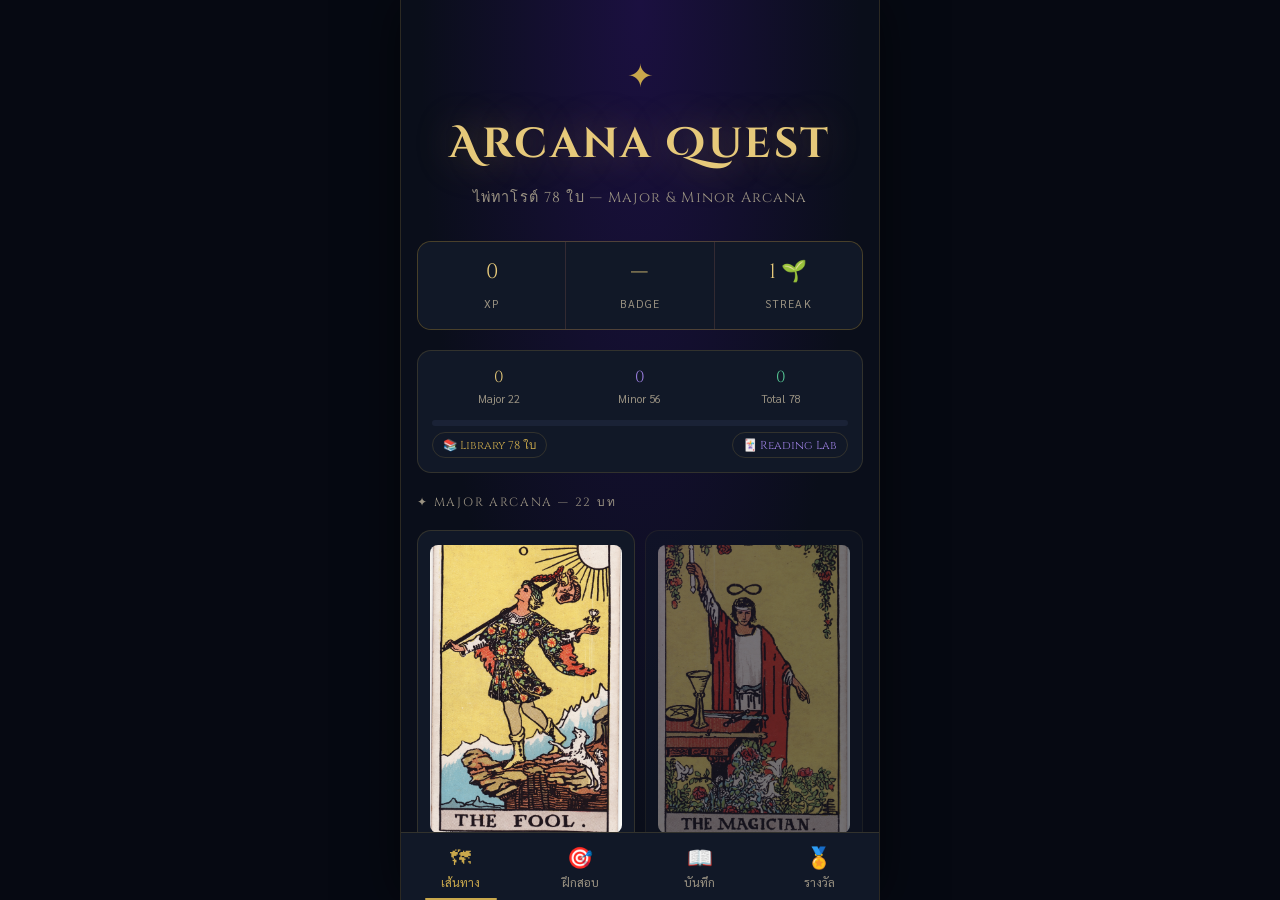
<file: index.html>
<!DOCTYPE html>
<html lang="th">
<head>
  <meta charset="UTF-8">
  <meta name="viewport" content="width=device-width, initial-scale=1.0, viewport-fit=cover">
  <title>Arcana Quest — ไพ่ทาโรต์ 78 ใบ</title>
  <link rel="stylesheet" href="style.css">
  <link rel="stylesheet" href="minor-style.css">
</head>
<body>
<div id="app">

  <!-- ═══════════════════════════════
       HOME SCREEN
  ═══════════════════════════════ -->
  <div class="screen active" id="screen-home">
    <div class="home-scroll">
      <div class="home-hero">
        <span class="home-star">✦</span>
        <h1 class="home-title">Arcana Quest</h1>
        <p class="home-sub">ไพ่ทาโรต์ 78 ใบ — Major & Minor Arcana</p>
      </div>

      <!-- Stats bar -->
      <div class="stats-bar">
        <div class="stat-box">
          <span class="stat-val" id="stat-xp">0</span>
          <span class="stat-lbl">XP</span>
        </div>
        <div class="stat-box">
          <span class="stat-val" id="stat-badge">—</span>
          <span class="stat-lbl">Badge</span>
        </div>
        <div class="stat-box">
          <span class="stat-val" id="stat-streak">0 🌱</span>
          <span class="stat-lbl">Streak</span>
        </div>
      </div>

      <!-- Progress 78 -->
      <div id="progress-78" style="margin:0 16px 16px;background:var(--bg2);border:1px solid var(--border);border-radius:14px;padding:14px">
        <div style="display:grid;grid-template-columns:repeat(3,1fr);gap:8px;text-align:center;margin-bottom:12px">
          <div>
            <div style="font-family:'Cinzel',serif;font-size:1rem;color:var(--gold2)" id="prog-major-count">0</div>
            <div style="font-size:.7rem;color:var(--text2)">Major 22</div>
          </div>
          <div>
            <div style="font-family:'Cinzel',serif;font-size:1rem;color:var(--accent2)" id="prog-minor-count">0</div>
            <div style="font-size:.7rem;color:var(--text2)">Minor 56</div>
          </div>
          <div>
            <div style="font-family:'Cinzel',serif;font-size:1rem;color:var(--success)" id="prog-total-count">0</div>
            <div style="font-size:.7rem;color:var(--text2)">Total 78</div>
          </div>
        </div>
        <div style="height:6px;background:var(--bg3);border-radius:3px;overflow:hidden">
          <div id="prog-total-bar" style="height:100%;width:0%;background:linear-gradient(90deg,var(--gold-dim),var(--success));transition:width .5s;border-radius:3px"></div>
        </div>
        <div style="display:flex;justify-content:space-between;margin-top:6px">
          <button onclick="goLibrary()" style="background:none;border:1px solid var(--border);color:var(--gold);padding:3px 10px;border-radius:20px;font-size:.72rem;cursor:pointer;font-family:'Cinzel',serif">📚 Library 78 ใบ</button>
          <button onclick="goReadingLab()" style="background:none;border:1px solid var(--border);color:var(--accent2);padding:3px 10px;border-radius:20px;font-size:.72rem;cursor:pointer;font-family:'Cinzel',serif">🃏 Reading Lab</button>
        </div>
      </div>

      <!-- Tab panes -->
      <div class="tab-pane active" data-tab="journey">
        <div class="journey-grid" id="journey-grid"></div>
      </div>
      <div class="tab-pane" data-tab="practice">
        <div id="practice-content" style="padding-bottom:24px"></div>
      </div>
      <div class="tab-pane" data-tab="journal">
        <div class="journal-header">
          <h2>📖 สมุดบันทึก</h2>
          <p style="font-size:.82rem;color:var(--text2);margin-top:4px">Reflections จากการเรียนรู้ของคุณ</p>
        </div>
        <div class="journal-list" id="journal-entries"></div>
      </div>
      <div class="tab-pane" data-tab="awards">
        <div class="section-title">Badges & Achievements</div>
        <div class="award-list" id="awards-list"></div>
        <div style="padding:8px 16px 24px;text-align:center">
          <button class="btn-outline" onclick="resetData()" style="font-size:.75rem;opacity:.5">รีเซ็ตข้อมูล</button>
        </div>
      </div>
    </div>

    <!-- Tab nav -->
    <nav class="tab-nav">
      <button class="tab-btn active" data-tab="journey"><span class="t-icon">🗺</span>เส้นทาง</button>
      <button class="tab-btn" data-tab="practice"><span class="t-icon">🎯</span>ฝึกสอบ</button>
      <button class="tab-btn" data-tab="journal"><span class="t-icon">📖</span>บันทึก</button>
      <button class="tab-btn" data-tab="awards"><span class="t-icon">🏅</span>รางวัล</button>
    </nav>
  </div>

  <!-- ═══════════════════════════════
       CHAPTER SCREEN (Major)
  ═══════════════════════════════ -->
  <div class="screen" id="screen-chapter">
    <div class="ch-top-bar">
      <button class="ch-back" onclick="goHome()">←</button>
      <div class="ch-title-wrap">
        <div class="ch-title-en" id="ch-title-en">—</div>
        <div class="ch-title-th" id="ch-title-th">—</div>
      </div>
      <div class="ch-num-badge" id="ch-num">—</div>
    </div>
    <div class="ch-tabs" id="ch-tabs"></div>
    <div class="ch-body" id="ch-body"></div>
  </div>

  <!-- ═══════════════════════════════
       EXAM SCREEN
  ═══════════════════════════════ -->
  <div class="screen" id="screen-exam"></div>

  <!-- ═══════════════════════════════
       READING LAB SCREEN (upgraded)
  ═══════════════════════════════ -->
  <div class="screen" id="screen-reading"></div>

  <!-- ═══════════════════════════════
       MINOR SUIT SCREEN
  ═══════════════════════════════ -->
  <div class="screen" id="screen-minor-suit"></div>

  <!-- ═══════════════════════════════
       MINOR CARD DETAIL SCREEN
  ═══════════════════════════════ -->
  <div class="screen" id="screen-minor-card">
    <div class="ch-top-bar">
      <button class="ch-back" id="minor-card-back" onclick="if(currentMinorSuit)goMinorSuit(currentMinorSuit);else goHome()">←</button>
      <div class="ch-title-wrap">
        <div class="ch-title-en" id="mc-title-en">—</div>
        <div class="ch-title-th" id="mc-title-th">—</div>
      </div>
      <div class="ch-num-badge" id="mc-suit-badge">—</div>
    </div>
    <div class="ch-tabs" id="minor-card-tabs"></div>
    <div class="ch-body" id="minor-card-body"></div>
  </div>

  <!-- ═══════════════════════════════
       CARD LIBRARY SCREEN
  ═══════════════════════════════ -->
  <div class="screen" id="screen-library"></div>

  <!-- ═══════════════════════════════
       MINOR QUIZ SCREEN
  ═══════════════════════════════ -->
  <div class="screen" id="screen-minor-quiz"></div>

</div>

<!-- ── JS: Load order matters ── -->
<script src="chapters.js?v=20260606"></script>
<script src="minor-data.js?v=20260606c"></script>
<script src="app.js?v=20260606"></script>
<script src="chapter.js?v=20260606"></script>
<script src="exam.js?v=20260606"></script>
<script src="minor-ui.js?v=20260606c"></script>

<script>
// ── Init & tab binding ──────────────────────────────
function initAppFull() {
  // Tab buttons
  document.querySelectorAll('.tab-btn').forEach(function(btn) {
    btn.addEventListener('click', function() {
      STATE.activeTab = btn.dataset.tab;
      saveState();
      renderHomeScreen();
    });
  });

  updateStreak();
  renderHomeScreen();
  renderProgressBar();
  checkBadges();
  checkMinorBadges();
}

function renderProgressBar() {
  var done = (typeof completedCount === 'function') ? completedCount() : 0;
  var minorDone = (typeof getMinorTotalViewed === 'function') ? getMinorTotalViewed() : 0;
  var total = done + minorDone;
  var pct = Math.round(total / 78 * 100);

  var el = document.getElementById('prog-major-count');
  if (el) el.textContent = done;
  el = document.getElementById('prog-minor-count');
  if (el) el.textContent = minorDone;
  el = document.getElementById('prog-total-count');
  if (el) el.textContent = total;
  el = document.getElementById('prog-total-bar');
  if (el) el.style.width = pct + '%';
}

// Patch renderHomeScreen to update progress bar too
var _origRenderHome = renderHomeScreen;
window.renderHomeScreen = function() {
  _origRenderHome();
  renderProgressBar();

  // Render correct tab content
  var tab = STATE.activeTab || 'journey';
  document.querySelectorAll('.tab-btn').forEach(function(b) {
    b.classList.toggle('active', b.dataset.tab === tab);
  });
  document.querySelectorAll('.tab-pane').forEach(function(p) {
    p.classList.toggle('active', p.dataset.tab === tab);
  });

  if (tab === 'journey') {
    if (typeof renderJourneyGrid === 'function') renderJourneyGrid();
  }
  if (tab === 'practice') {
    if (typeof renderPracticeTab === 'function') renderPracticeTab();
  }
  if (tab === 'journal') {
    if (typeof renderJournal === 'function') renderJournal();
  }
  if (tab === 'awards') {
    if (typeof renderAwards === 'function') renderAwards();
  }
};

// Also patch goReadingLab to use new version
window.goReadingLab = function() {
  showScreen('screen-reading');
  if (typeof renderReadingLab === 'function') renderReadingLab();
};

if (document.readyState === 'loading') {
  document.addEventListener('DOMContentLoaded', initAppFull);
} else {
  initAppFull();
}

// Fallback safety
setTimeout(function() {
  var grid = document.getElementById('journey-grid');
  if (grid && grid.innerHTML.trim() === '') {
    initAppFull();
  }
}, 1200);
</script>
</body>
</html>
</file>
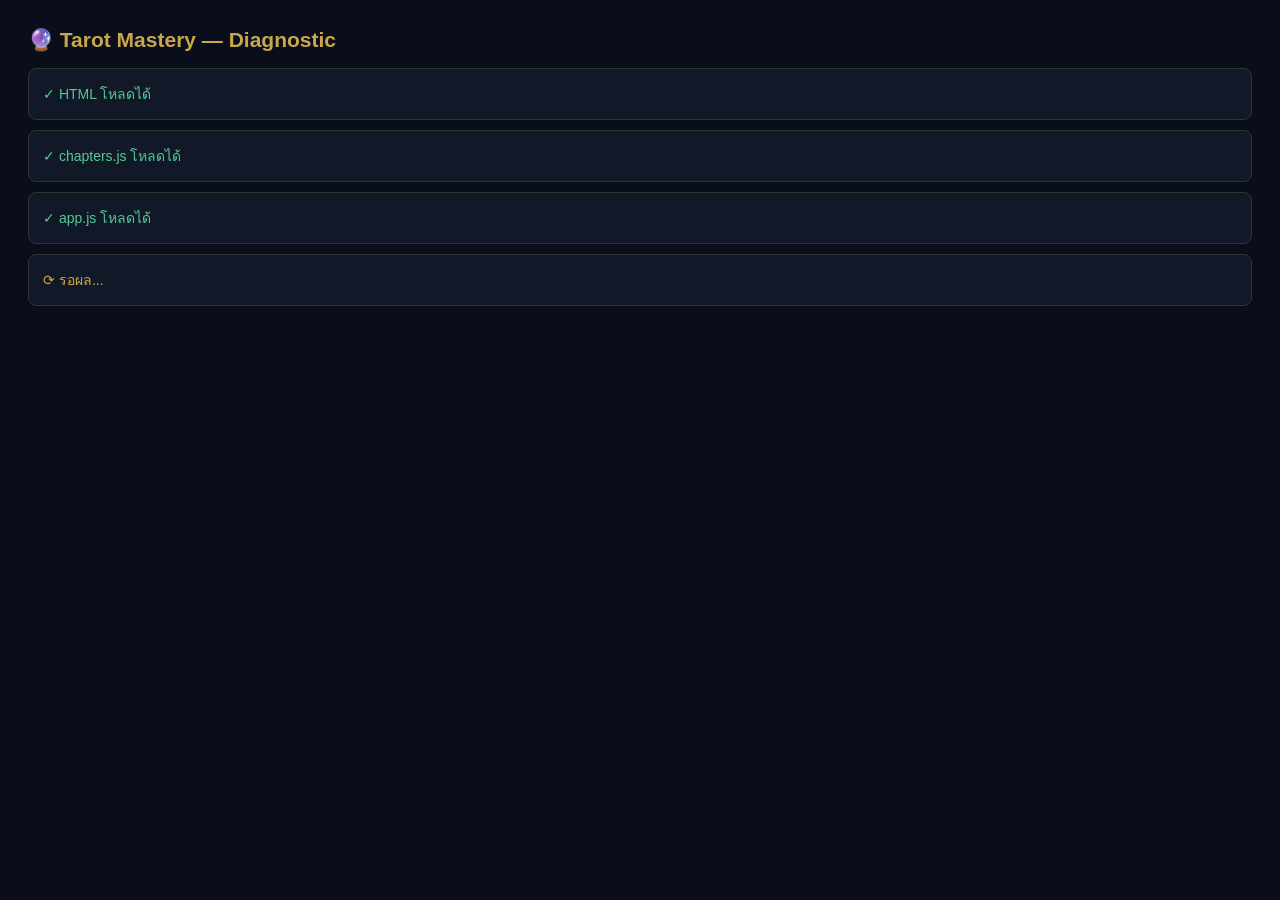
<file: test.html>
<!DOCTYPE html>
<html lang="th">
<head>
<meta charset="UTF-8">
<meta name="viewport" content="width=device-width,initial-scale=1">
<title>Tarot Debug</title>
<style>
body{background:#0a0e1a;color:#ddd;font-family:sans-serif;padding:20px;font-size:14px}
.ok{color:#56c996}.err{color:#e05c5c}.warn{color:#c9a84c}
.box{background:#111827;border:1px solid #333;border-radius:8px;padding:14px;margin:10px 0}
h2{color:#c9a84c;margin:0 0 16px}
pre{font-size:12px;overflow-x:auto;color:#9a9282;margin:4px 0}
</style>
</head>
<body>
<h2>🔮 Tarot Mastery — Diagnostic</h2>

<div class="box" id="box-html">
  <span class="ok">✓ HTML โหลดได้</span>
</div>

<div class="box" id="box-chapters">
  <span class="warn">⟳ กำลังโหลด chapters.js...</span>
</div>

<div class="box" id="box-app">
  <span class="warn">⟳ กำลังโหลด app.js...</span>
</div>

<div class="box" id="box-result">
  <span class="warn">⟳ รอผล...</span>
</div>

<script>
function ok(id,msg){document.getElementById(id).innerHTML='<span class="ok">✓ '+msg+'</span>'}
function err(id,msg){document.getElementById(id).innerHTML='<span class="err">✗ '+msg+'</span>'}
function set(id,html){document.getElementById(id).innerHTML=html}
</script>

<script src="chapters.js"
  onload="ok('box-chapters','chapters.js โหลดได้')"
  onerror="err('box-chapters','chapters.js โหลดไม่ได้ — ตรวจสอบชื่อไฟล์บน GitHub')">
</script>

<script src="app.js"
  onload="ok('box-app','app.js โหลดได้')"
  onerror="err('box-app','app.js โหลดไม่ได้ — ตรวจสอบชื่อไฟล์บน GitHub')">
</script>

<script>
setTimeout(function(){
  var r = [];

  // Check CHAPTERS
  if(typeof CHAPTERS === 'undefined'){
    r.push('<span class="err">✗ CHAPTERS = undefined (chapters.js ไม่ execute)</span>');
  } else {
    r.push('<span class="ok">✓ CHAPTERS.length = '+CHAPTERS.length+'</span>');
    r.push('<pre>ไพ่แรก: '+CHAPTERS[0].name+' | ไพ่สุดท้าย: '+CHAPTERS[CHAPTERS.length-1].name+'</pre>');
  }

  // Check STATE
  if(typeof STATE === 'undefined'){
    r.push('<span class="err">✗ STATE = undefined (app.js ไม่ execute)</span>');
  } else {
    r.push('<span class="ok">✓ STATE โหลดได้, streak='+STATE.streak+'</span>');
  }

  // Check render functions
  if(typeof renderHomeScreen === 'function'){
    r.push('<span class="ok">✓ renderHomeScreen พร้อมใช้</span>');
  } else {
    r.push('<span class="err">✗ renderHomeScreen ไม่ถูก define</span>');
  }

  set('box-result', r.join('<br>'));
}, 2000);
</script>

</body>
</html>
</file>
<file: style.css>
/* ── TAROT MASTERY — style.css ── */
@import url('https://fonts.googleapis.com/css2?family=Cinzel+Decorative:wght@700&family=Cinzel:wght@400;600;700&family=Sarabun:wght@300;400;500;600;700&display=swap');

:root {
  --bg:        #0a0e1a;
  --bg2:       #111827;
  --bg3:       #1a2236;
  --gold:      #c9a84c;
  --gold2:     #e6c97a;
  --gold-dim:  #7a6030;
  --cream:     #f5f0e8;
  --text:      #ddd8cc;
  --text2:     #9a9282;
  --accent:    #7c5cbf;
  --accent2:   #9b7fe0;
  --danger:    #e05c5c;
  --success:   #56c996;
  --border:    rgba(201,168,76,.18);
  --radius:    14px;
  --shadow:    0 8px 32px rgba(0,0,0,.45);
}

*, *::before, *::after { box-sizing: border-box; margin: 0; padding: 0; }

html { font-size: 16px; }

body {
  background: var(--bg);
  color: var(--text);
  font-family: 'Sarabun', sans-serif;
  font-weight: 400;
  line-height: 1.6;
  min-height: 100vh;
  -webkit-font-smoothing: antialiased;
}

/* ── HOME SCROLL WRAPPER ── */
.home-scroll {
  flex: 1;
  overflow-y: auto;
  -webkit-overflow-scrolling: touch;
}

/* ── SCROLLBAR ── */
::-webkit-scrollbar { width: 4px; }
::-webkit-scrollbar-track { background: var(--bg2); }
::-webkit-scrollbar-thumb { background: var(--gold-dim); border-radius: 4px; }

/* ── TYPOGRAPHY ── */
.font-title  { font-family: 'Cinzel Decorative', serif; }
.font-sub    { font-family: 'Cinzel', serif; }

/* ── APP SHELL ── */
#app {
  display: flex;
  flex-direction: column;
  width: 100%;
  max-width: 520px;
  min-height: 100vh;
  margin: 0 auto;
  background: var(--bg);
  box-shadow: 0 0 48px rgba(0,0,0,.55);
}

/* ── SCREENS ── */
.screen { display: none; }
.screen.active {
  display: flex;
  flex-direction: column;
  height: 100vh;
  overflow: hidden;
}

/* ════════════════════════════════════
   HOME SCREEN
════════════════════════════════════ */
#screen-home { background: radial-gradient(ellipse at 50% 0%, #1b1040 0%, var(--bg) 65%); }

.home-hero {
  text-align: center;
  padding: 48px 24px 32px;
  position: relative;
}
.home-star { font-size: 2rem; display: block; margin-bottom: 12px; color: var(--gold); }
.home-title {
  font-family: 'Cinzel Decorative', serif;
  font-size: clamp(1.6rem, 6vw, 2.6rem);
  color: var(--gold2);
  letter-spacing: .06em;
  text-shadow: 0 0 40px rgba(201,168,76,.4);
}
.home-sub {
  font-family: 'Cinzel', serif;
  color: var(--text2);
  font-size: .9rem;
  margin-top: 8px;
  letter-spacing: .08em;
}

/* Stats bar */
.stats-bar {
  display: grid;
  grid-template-columns: repeat(3, 1fr);
  gap: 1px;
  background: var(--border);
  border: 1px solid var(--border);
  border-radius: var(--radius);
  margin: 0 16px 20px;
  overflow: hidden;
}
.stat-box {
  background: var(--bg2);
  padding: 14px 8px;
  text-align: center;
}
.stat-val { font-family: 'Cinzel', serif; font-size: 1.3rem; color: var(--gold2); display: block; }
.stat-lbl { font-size: .7rem; color: var(--text2); letter-spacing: .1em; text-transform: uppercase; }

/* Tab nav */
.tab-nav {
  display: grid;
  grid-template-columns: repeat(4, 1fr);
  background: var(--bg2);
  border-top: 1px solid var(--border);
  z-index: 10;
  flex-shrink: 0;
}
.tab-btn {
  display: flex; flex-direction: column; align-items: center; justify-content: center;
  padding: 10px 4px;
  background: none; border: none; cursor: pointer;
  color: var(--text2); font-family: 'Sarabun', sans-serif; font-size: .75rem;
  gap: 4px; transition: color .2s;
  position: relative;
}
.tab-btn .t-icon { font-size: 1.3rem; }
.tab-btn.active { color: var(--gold); }
.tab-btn.active::after {
  content: '';
  position: absolute;
  bottom: 0; left: 20%; right: 20%;
  height: 2px;
  background: var(--gold);
  border-radius: 2px;
}

/* Tab panes */
.tab-pane { display: none; }
.tab-pane.active { display: block; padding-bottom: 80px; }

/* ── JOURNEY MAP ── */
.section-title {
  font-family: 'Cinzel', serif;
  font-size: .75rem;
  letter-spacing: .15em;
  color: var(--text2);
  text-transform: uppercase;
  padding: 16px 16px 10px;
}

.journey-grid {
  display: grid;
  grid-template-columns: repeat(2, 1fr);
  gap: 10px;
  padding: 0 16px 16px;
}
.chapter-card {
  background: var(--bg2);
  border: 1px solid var(--border);
  border-radius: var(--radius);
  padding: 14px 12px;
  cursor: pointer;
  transition: transform .15s, border-color .2s, box-shadow .2s;
  position: relative;
  overflow: hidden;
}
.chapter-card:active { transform: scale(.97); }
.chapter-card.completed { border-color: rgba(201,168,76,.35); }
.chapter-card.completed::after {
  content: '✓';
  position: absolute; top: 8px; right: 10px;
  color: var(--gold); font-size: .8rem;
}
.chapter-card.locked { opacity: .45; cursor: default; }

.card-thumb {
  width: 100%; aspect-ratio: 2/3;
  border-radius: 8px;
  object-fit: cover;
  display: block;
  margin-bottom: 10px;
  background: var(--bg3);
}
.card-thumb-fallback {
  width: 100%; aspect-ratio: 2/3;
  border-radius: 8px;
  background: linear-gradient(135deg, var(--bg3), #0d0820);
  display: flex; flex-direction: column; align-items: center; justify-content: center;
  margin-bottom: 10px;
  border: 1px solid var(--border);
}
.card-thumb-fallback .fn { font-family: 'Cinzel', serif; font-size: .8rem; color: var(--gold-dim); }
.card-thumb-fallback .fnum { font-size: 1.6rem; color: var(--gold2); margin-bottom: 4px; }

.card-num  { font-family: 'Cinzel', serif; font-size: .7rem; color: var(--gold-dim); }
.card-name { font-size: .85rem; font-weight: 600; color: var(--cream); line-height: 1.3; }
.card-nameTH { font-size: .78rem; color: var(--text2); }

.card-progress { margin-top: 6px; }
.prog-bar { height: 3px; background: var(--bg3); border-radius: 2px; overflow: hidden; }
.prog-fill { height: 100%; background: linear-gradient(90deg, var(--gold-dim), var(--gold)); border-radius: 2px; transition: width .4s; }

/* Coming soon */
.coming-soon-strip {
  margin: 8px 16px;
  background: var(--bg2);
  border: 1px dashed var(--border);
  border-radius: var(--radius);
  padding: 14px 16px;
  display: flex; align-items: center; gap: 12px;
  opacity: .5;
}
.cs-icon { font-size: 1.4rem; }
.cs-label { font-size: .85rem; color: var(--text2); }
.cs-badge { margin-left: auto; font-size: .7rem; background: var(--bg3); color: var(--text2); padding: 2px 8px; border-radius: 20px; }

/* ── PRACTICE TAB ── */
.practice-cta {
  margin: 16px;
  background: linear-gradient(135deg, #1a1040, #0d1a2e);
  border: 1px solid var(--border);
  border-radius: var(--radius);
  padding: 20px;
  text-align: center;
}
.practice-cta h3 { font-family: 'Cinzel', serif; color: var(--gold2); margin-bottom: 8px; }
.practice-cta p  { font-size: .85rem; color: var(--text2); margin-bottom: 16px; }
.btn-gold {
  background: linear-gradient(135deg, var(--gold-dim), var(--gold));
  color: #1a1000;
  border: none;
  border-radius: 8px;
  padding: 10px 24px;
  font-family: 'Cinzel', serif;
  font-size: .85rem;
  font-weight: 700;
  cursor: pointer;
  letter-spacing: .06em;
  transition: opacity .2s, transform .1s;
}
.btn-gold:active { opacity: .85; transform: scale(.97); }
.btn-outline {
  background: transparent;
  color: var(--gold);
  border: 1px solid var(--gold-dim);
  border-radius: 8px;
  padding: 10px 24px;
  font-family: 'Cinzel', serif;
  font-size: .85rem;
  cursor: pointer;
  letter-spacing: .06em;
  transition: background .2s;
}
.btn-outline:hover { background: rgba(201,168,76,.08); }

/* ── AWARDS TAB ── */
.award-list { padding: 0 16px 16px; display: flex; flex-direction: column; gap: 10px; }
.award-item {
  display: flex; align-items: center; gap: 14px;
  background: var(--bg2); border: 1px solid var(--border);
  border-radius: var(--radius); padding: 14px;
}
.award-icon { font-size: 2rem; }
.award-name { font-family: 'Cinzel', serif; font-size: .9rem; color: var(--cream); }
.award-desc { font-size: .8rem; color: var(--text2); }
.award-item.locked .award-icon { filter: grayscale(1); opacity: .4; }
.award-item.locked .award-name { color: var(--text2); }


/* ════════════════════════════════════
   CHAPTER SCREEN
════════════════════════════════════ */
#screen-chapter { background: var(--bg); }

.ch-top-bar {
  display: flex; align-items: center; gap: 12px;
  padding: 14px 16px;
  background: var(--bg2);
  border-bottom: 1px solid var(--border);
  position: sticky; top: 0; z-index: 9;
}
.ch-back {
  background: none; border: none; cursor: pointer;
  color: var(--gold); font-size: 1.3rem; padding: 4px;
}
.ch-title-wrap { flex: 1; }
.ch-title-en { font-family: 'Cinzel', serif; font-size: .95rem; color: var(--cream); }
.ch-title-th { font-size: .8rem; color: var(--text2); }
.ch-num-badge {
  font-family: 'Cinzel', serif; font-size: .75rem;
  background: var(--bg3); color: var(--gold-dim);
  padding: 4px 10px; border-radius: 20px;
  border: 1px solid var(--border);
}

/* Chapter section tabs */
.ch-tabs {
  display: flex; overflow-x: auto; gap: 4px;
  padding: 12px 16px;
  background: var(--bg2);
  border-bottom: 1px solid var(--border);
  scrollbar-width: none;
}
.ch-tabs::-webkit-scrollbar { display: none; }
.ch-tab {
  flex-shrink: 0;
  background: none; border: 1px solid var(--border);
  border-radius: 20px; padding: 6px 14px;
  font-family: 'Sarabun', sans-serif; font-size: .8rem;
  color: var(--text2); cursor: pointer;
  transition: all .2s;
}
.ch-tab.active {
  background: var(--gold);
  border-color: var(--gold);
  color: #1a1000; font-weight: 700;
}
.ch-tab.done { border-color: var(--gold-dim); color: var(--gold-dim); }

/* Chapter content area */
.ch-body { flex: 1; overflow-y: auto; -webkit-overflow-scrolling: touch; padding: 20px 16px 100px; }

/* ── Card hero ── */
.card-hero {
  display: flex; gap: 16px; align-items: flex-start;
  margin-bottom: 24px;
}
.card-hero-img {
  width: 100px; flex-shrink: 0;
  border-radius: 8px;
  box-shadow: 0 4px 20px rgba(0,0,0,.5);
}
.card-hero-fallback {
  width: 100px; aspect-ratio: 2/3; flex-shrink: 0;
  border-radius: 8px;
  background: linear-gradient(160deg, var(--bg3) 0%, #0d0820 100%);
  border: 1px solid var(--border);
  display: flex; flex-direction: column; align-items: center; justify-content: center;
}
.card-meta { display: flex; flex-direction: column; gap: 6px; }
.card-meta-title { font-family: 'Cinzel', serif; font-size: 1.1rem; color: var(--cream); }
.card-meta-th { font-size: .85rem; color: var(--text2); }
.tag-row { display: flex; flex-wrap: wrap; gap: 5px; margin-top: 4px; }
.tag {
  font-size: .72rem; padding: 3px 9px;
  border-radius: 20px; border: 1px solid var(--border);
  background: var(--bg3); color: var(--text2);
}
.tag.gold { border-color: var(--gold-dim); color: var(--gold); background: rgba(201,168,76,.07); }

/* Keywords */
.kw-wrap { display: flex; flex-wrap: wrap; gap: 6px; margin: 12px 0; }
.kw-chip {
  background: rgba(124,92,191,.15); border: 1px solid rgba(124,92,191,.3);
  color: var(--accent2); font-size: .78rem; padding: 4px 10px; border-radius: 20px;
}

/* Story / Learn prose */
.prose { font-size: .92rem; line-height: 1.8; color: var(--text); }
.prose p { margin-bottom: 14px; }
.section-label {
  font-family: 'Cinzel', serif; font-size: .72rem;
  color: var(--gold-dim); letter-spacing: .14em;
  text-transform: uppercase; margin: 20px 0 8px;
  display: flex; align-items: center; gap: 8px;
}
.section-label::after { content: ''; flex: 1; height: 1px; background: var(--border); }

/* Meaning / Reversed cards */
.meaning-box {
  background: var(--bg2); border: 1px solid var(--border);
  border-radius: var(--radius); padding: 14px; margin-bottom: 12px;
}
.meaning-box.reversed { border-color: rgba(224,92,92,.2); background: rgba(224,92,92,.04); }
.meaning-box h4 { font-family: 'Cinzel', serif; font-size: .8rem; color: var(--gold); margin-bottom: 6px; }
.meaning-box.reversed h4 { color: var(--danger); }

/* ── Symbol Explorer ── */
.symbol-grid {
  display: grid; grid-template-columns: repeat(2, 1fr);
  gap: 8px; margin: 8px 0;
}
.symbol-btn {
  background: var(--bg2); border: 1px solid var(--border);
  border-radius: 10px; padding: 12px;
  cursor: pointer; text-align: left;
  transition: border-color .2s, background .2s;
}
.symbol-btn.open { border-color: var(--gold); background: rgba(201,168,76,.06); }
.symbol-btn .s-emoji { font-size: 1.4rem; display: block; margin-bottom: 6px; }
.symbol-btn .s-name { font-size: .8rem; color: var(--cream); font-weight: 600; }
.symbol-detail {
  display: none; font-size: .8rem; color: var(--text2);
  margin-top: 8px; line-height: 1.5;
  padding-top: 8px; border-top: 1px solid var(--border);
}
.symbol-btn.open .symbol-detail { display: block; }

/* ── Reading Examples ── */
.reading-tabs { display: flex; gap: 6px; margin-bottom: 14px; flex-wrap: wrap; }
.rtab {
  background: var(--bg2); border: 1px solid var(--border);
  border-radius: 20px; padding: 6px 14px;
  font-size: .8rem; color: var(--text2); cursor: pointer;
  transition: all .15s;
}
.rtab.active { background: var(--bg3); border-color: var(--gold-dim); color: var(--gold2); }
.reading-box {
  background: var(--bg2); border: 1px solid var(--border);
  border-radius: var(--radius); padding: 16px;
  font-size: .88rem; line-height: 1.7; color: var(--text);
  display: none;
}
.reading-box.active { display: block; }

/* ── Quiz ── */
.quiz-wrap { padding: 4px 0; }
.quiz-progress-bar { height: 4px; background: var(--bg3); border-radius: 2px; margin-bottom: 16px; overflow: hidden; }
.quiz-progress-fill { height: 100%; background: linear-gradient(90deg, var(--accent), var(--accent2)); transition: width .4s; }
.quiz-q { font-size: .95rem; font-weight: 600; color: var(--cream); margin-bottom: 16px; line-height: 1.5; }
.quiz-opts { display: flex; flex-direction: column; gap: 8px; }
.quiz-opt {
  background: var(--bg2); border: 1px solid var(--border);
  border-radius: 10px; padding: 12px 14px;
  cursor: pointer; font-size: .88rem; color: var(--text);
  text-align: left; transition: border-color .15s, background .15s;
}
.quiz-opt:hover { border-color: var(--accent); background: rgba(124,92,191,.07); }
.quiz-opt.correct { border-color: var(--success); background: rgba(86,201,150,.08); color: var(--success); }
.quiz-opt.wrong { border-color: var(--danger); background: rgba(224,92,92,.08); color: var(--danger); }
.quiz-opt.disabled { pointer-events: none; }
.quiz-exp {
  background: var(--bg3); border-left: 3px solid var(--gold);
  border-radius: 0 8px 8px 0; padding: 12px;
  font-size: .83rem; color: var(--text2); margin-top: 10px; line-height: 1.6;
  display: none;
}
.quiz-exp.show { display: block; }
.quiz-nav { display: flex; justify-content: flex-end; margin-top: 14px; }
.btn-next {
  background: var(--accent); color: #fff; border: none;
  border-radius: 8px; padding: 10px 20px;
  font-family: 'Cinzel', serif; font-size: .82rem; cursor: pointer;
  display: none;
}
.btn-next.show { display: block; }
.quiz-result {
  text-align: center; padding: 24px 0;
}
.quiz-score-num {
  font-family: 'Cinzel Decorative', serif;
  font-size: 2.5rem; color: var(--gold2);
  display: block; margin-bottom: 8px;
}
.quiz-score-lbl { font-size: .9rem; color: var(--text2); }

/* ── Reflection ── */
.reflection-prompt {
  background: linear-gradient(135deg, rgba(124,92,191,.1), rgba(201,168,76,.05));
  border: 1px solid var(--border); border-radius: var(--radius);
  padding: 16px; margin-bottom: 16px; font-size: .88rem;
  line-height: 1.7; color: var(--text); font-style: italic;
}
.reflection-ta {
  width: 100%; min-height: 140px;
  background: var(--bg2); border: 1px solid var(--border);
  border-radius: var(--radius); color: var(--cream);
  font-family: 'Sarabun', sans-serif; font-size: .9rem;
  padding: 14px; resize: vertical; line-height: 1.6;
}
.reflection-ta:focus { outline: none; border-color: var(--gold-dim); }
.reflection-ta::placeholder { color: var(--text2); }
.reflection-save {
  margin-top: 10px; display: flex; justify-content: flex-end;
}

/* ── Complete banner ── */
.complete-banner {
  background: linear-gradient(135deg, rgba(201,168,76,.12), rgba(86,201,150,.08));
  border: 1px solid var(--gold-dim); border-radius: var(--radius);
  padding: 20px; text-align: center; margin: 16px 0;
}
.complete-banner h3 { font-family: 'Cinzel', serif; color: var(--gold2); margin-bottom: 6px; }
.complete-banner p { font-size: .85rem; color: var(--text2); }


/* ════════════════════════════════════
   EXAM SCREEN
════════════════════════════════════ */
#screen-exam { background: radial-gradient(ellipse at 50% 0%, #1a0828 0%, var(--bg) 70%); }

.exam-header {
  text-align: center; padding: 32px 20px 24px;
}
.exam-header h1 { font-family: 'Cinzel Decorative', serif; font-size: 1.4rem; color: var(--gold2); margin-bottom: 8px; }
.exam-header p { font-size: .85rem; color: var(--text2); }
.exam-meta { display: flex; justify-content: center; gap: 20px; margin-top: 14px; }
.exam-meta-item { text-align: center; }
.exam-meta-val { font-family: 'Cinzel', serif; font-size: 1.1rem; color: var(--gold); display: block; }
.exam-meta-lbl { font-size: .72rem; color: var(--text2); text-transform: uppercase; letter-spacing: .1em; }

.exam-body { padding: 16px 16px 100px; max-width: 600px; margin: 0 auto; }
.exam-q-num { font-size: .78rem; color: var(--gold-dim); margin-bottom: 10px; font-family: 'Cinzel', serif; }
.exam-q-text { font-size: 1rem; font-weight: 600; color: var(--cream); margin-bottom: 18px; line-height: 1.5; }

/* Exam result */
.exam-result {
  text-align: center; padding: 32px 20px;
}
.exam-trophy { font-size: 4rem; display: block; margin-bottom: 16px; }
.exam-score-big { font-family: 'Cinzel Decorative', serif; font-size: 3rem; color: var(--gold2); display: block; }
.exam-pass-msg { font-family: 'Cinzel', serif; font-size: 1rem; color: var(--success); margin: 8px 0; }
.exam-fail-msg { font-family: 'Cinzel', serif; font-size: 1rem; color: var(--danger); margin: 8px 0; }
.exam-detail { font-size: .85rem; color: var(--text2); margin-top: 8px; }


/* ════════════════════════════════════
   JOURNAL SCREEN
════════════════════════════════════ */
#screen-journal { background: var(--bg); }
.journal-header { padding: 20px 16px 8px; }
.journal-header h2 { font-family: 'Cinzel', serif; color: var(--gold2); }
.journal-list { padding: 0 16px 80px; display: flex; flex-direction: column; gap: 10px; }
.journal-entry {
  background: var(--bg2); border: 1px solid var(--border);
  border-radius: var(--radius); padding: 14px;
}
.journal-entry-card { font-family: 'Cinzel', serif; font-size: .78rem; color: var(--gold); margin-bottom: 4px; }
.journal-entry-text { font-size: .88rem; color: var(--text); line-height: 1.6; }
.journal-empty { text-align: center; padding: 48px 20px; color: var(--text2); font-size: .9rem; }

/* ════════════════════════════════════
   READING LAB SCREEN
════════════════════════════════════ */
#screen-reading { background: var(--bg); }
.reading-lab-intro { padding: 20px 16px 0; }
.reading-lab-intro h2 { font-family: 'Cinzel', serif; color: var(--gold2); margin-bottom: 6px; }
.reading-lab-intro p { font-size: .85rem; color: var(--text2); }

.spread-picker { display: flex; gap: 8px; padding: 16px; overflow-x: auto; scrollbar-width: none; }
.spread-btn {
  flex-shrink: 0;
  background: var(--bg2); border: 1px solid var(--border);
  border-radius: 10px; padding: 10px 14px;
  font-size: .82rem; color: var(--text2); cursor: pointer;
  transition: all .15s;
}
.spread-btn.active { border-color: var(--gold); color: var(--gold); background: rgba(201,168,76,.07); }

.spread-area { padding: 0 16px 16px; }
.spread-cards { display: flex; justify-content: center; gap: 10px; flex-wrap: wrap; margin-bottom: 16px; }
.spread-slot {
  text-align: center; cursor: pointer;
}
.spread-slot-img {
  width: 70px; aspect-ratio: 2/3;
  border-radius: 6px; border: 1px dashed var(--gold-dim);
  background: var(--bg2);
  display: flex; align-items: center; justify-content: center;
  font-size: 1.4rem; color: var(--gold-dim);
  margin: 0 auto 6px;
  overflow: hidden;
  transition: border-color .2s;
}
.spread-slot-img img { width: 100%; height: 100%; object-fit: cover; display: block; }
.spread-slot-img.reversed img { transform: rotate(180deg); }
.spread-slot-lbl { font-size: .7rem; color: var(--text2); }

.spread-reading-output {
  background: var(--bg2); border: 1px solid var(--border);
  border-radius: var(--radius); padding: 16px;
  font-size: .87rem; line-height: 1.7; color: var(--text);
}

/* ════════════════════════════════════
   MISC UTILITIES
════════════════════════════════════ */
.divider { height: 1px; background: var(--border); margin: 16px 0; }

.pill {
  display: inline-flex; align-items: center; gap: 5px;
  font-size: .75rem; padding: 3px 10px;
  border-radius: 20px; border: 1px solid var(--border);
  background: var(--bg3); color: var(--text2);
}

.badge-new {
  background: var(--gold); color: #1a1000;
  font-size: .65rem; padding: 1px 6px; border-radius: 20px;
  font-weight: 700; font-family: 'Cinzel', serif; letter-spacing: .06em;
}

.top-bar-full {
  display: flex; align-items: center; gap: 12px;
  padding: 14px 16px;
  background: var(--bg2);
  border-bottom: 1px solid var(--border);
}
.top-bar-back {
  background: none; border: none; cursor: pointer;
  color: var(--gold); font-size: 1.4rem;
}

/* Loading spinner */
.spinner {
  width: 32px; height: 32px;
  border: 3px solid var(--border);
  border-top-color: var(--gold);
  border-radius: 50%;
  animation: spin .8s linear infinite;
  margin: 40px auto;
}
@keyframes spin { to { transform: rotate(360deg); } }

/* Toast */
.toast {
  position: fixed; bottom: 80px; left: 50%; transform: translateX(-50%);
  background: var(--bg2); border: 1px solid var(--gold-dim);
  color: var(--gold2); padding: 10px 20px; border-radius: 20px;
  font-size: .85rem; z-index: 100;
  animation: fadeUp .3s ease, fadeOut .3s ease 2.2s forwards;
  white-space: nowrap;
}
@keyframes fadeUp { from { opacity:0; transform: translateX(-50%) translateY(10px); } }
@keyframes fadeOut { to { opacity: 0; } }

/* Responsive tweaks */
@media (min-width: 480px) {
  .journey-grid { grid-template-columns: repeat(3, 1fr); }
}
@media (min-width: 680px) {
  body { background: #060912; }
  #app { border-left: 1px solid var(--border); border-right: 1px solid var(--border); }
  .journey-grid { grid-template-columns: repeat(3, 1fr); }
  .ch-body { max-width: 640px; margin: 0 auto; }
}

/* Desktop app frame */
@media (min-width: 600px) {
  body {
    display: flex;
    justify-content: center;
  }
  #app {
    width: min(100%, 480px) !important;
    max-width: 480px !important;
    margin: 0 auto !important;
  }
  .journey-grid {
    grid-template-columns: repeat(2, minmax(0, 1fr)) !important;
  }
}
</file>
<file: minor-style.css>
/* ── MINOR ARCANA — minor-style.css ── */
/* Suit accent variables (scoped to elements, not :root override) */

/* ════════════════════════════════════
   SUIT COLOUR TOKENS
   Applied via .suit-wands / .suit-cups / .suit-swords / .suit-pentacles
════════════════════════════════════ */
.suit-wands    { --suit-h: #e05c3a; --suit-a: #e8a04a; --suit-glow: rgba(224,92,58,.2);  --suit-border: rgba(224,92,58,.3);  }
.suit-cups     { --suit-h: #4a9fe8; --suit-a: #b0d0f0; --suit-glow: rgba(74,159,232,.2); --suit-border: rgba(74,159,232,.3); }
.suit-swords   { --suit-h: #9b7fe0; --suit-a: #c8bfe8; --suit-glow: rgba(155,127,224,.2);--suit-border: rgba(155,127,224,.3);}
.suit-pentacles{ --suit-h: #56c996; --suit-a: #a8d8a0; --suit-glow: rgba(86,201,150,.2); --suit-border: rgba(86,201,150,.3); }

/* ════════════════════════════════════
   HOME — 78-CARD PROGRESS BAR
════════════════════════════════════ */
.progress-78 {
  margin: 0 16px 20px;
  background: var(--bg2);
  border: 1px solid var(--border);
  border-radius: var(--radius);
  padding: 14px 16px;
}
.progress-78-title {
  font-family: 'Cinzel', serif;
  font-size: .72rem;
  color: var(--gold-dim);
  letter-spacing: .14em;
  text-transform: uppercase;
  margin-bottom: 10px;
}
.progress-78-counts {
  display: grid;
  grid-template-columns: repeat(3, 1fr);
  gap: 6px;
  margin-bottom: 10px;
}
.p78-box { text-align: center; }
.p78-val { display: block; font-family: 'Cinzel', serif; font-size: 1.1rem; color: var(--gold2); }
.p78-lbl { font-size: .68rem; color: var(--text2); letter-spacing: .08em; }
.p78-bar {
  height: 5px;
  background: var(--bg3);
  border-radius: 3px;
  overflow: hidden;
}
.p78-fill {
  height: 100%;
  background: linear-gradient(90deg, var(--gold-dim), var(--gold), #a8e063);
  border-radius: 3px;
  transition: width .5s ease;
}

/* Home quick-access buttons */
.home-quick {
  display: flex;
  gap: 8px;
  padding: 0 16px 16px;
}
.btn-quick {
  flex: 1;
  background: var(--bg2);
  border: 1px solid var(--border);
  border-radius: 10px;
  padding: 12px 8px;
  font-family: 'Cinzel', serif;
  font-size: .75rem;
  color: var(--gold);
  cursor: pointer;
  text-align: center;
  transition: border-color .2s, background .2s;
}
.btn-quick:active { background: rgba(201,168,76,.08); border-color: var(--gold-dim); }

/* ════════════════════════════════════
   MINOR SUIT SCREEN  (screen-minor-suit)
════════════════════════════════════ */
#screen-minor-suit {
  background: var(--bg);
}

.suit-hero {
  padding: 28px 20px 20px;
  text-align: center;
  position: relative;
}
.suit-hero-icon {
  font-size: 3.2rem;
  display: block;
  margin-bottom: 10px;
  filter: drop-shadow(0 0 16px var(--suit-glow, rgba(201,168,76,.3)));
}
.suit-hero-title {
  font-family: 'Cinzel Decorative', serif;
  font-size: 1.4rem;
  color: var(--suit-h, var(--gold2));
  text-shadow: 0 0 24px var(--suit-glow, rgba(201,168,76,.3));
}
.suit-hero-sub {
  font-family: 'Cinzel', serif;
  font-size: .82rem;
  color: var(--text2);
  margin-top: 4px;
  letter-spacing: .08em;
}
.suit-element-tag {
  display: inline-block;
  margin-top: 10px;
  padding: 4px 14px;
  border-radius: 20px;
  border: 1px solid var(--suit-border, var(--border));
  color: var(--suit-a, var(--gold));
  font-size: .75rem;
  background: var(--suit-glow, rgba(201,168,76,.05));
}
.suit-progress-row {
  display: flex;
  align-items: center;
  gap: 10px;
  padding: 0 16px 14px;
  font-size: .8rem;
  color: var(--text2);
}
.suit-prog-bar {
  flex: 1;
  height: 4px;
  background: var(--bg3);
  border-radius: 2px;
  overflow: hidden;
}
.suit-prog-fill {
  height: 100%;
  background: linear-gradient(90deg, var(--suit-h, var(--gold-dim)), var(--suit-a, var(--gold)));
  border-radius: 2px;
  transition: width .4s;
}

/* Minor card list (inside suit screen) */
.minor-card-list {
  display: flex;
  flex-direction: column;
  gap: 6px;
  padding: 0 16px 80px;
}
.minor-card-row {
  display: flex;
  align-items: center;
  gap: 12px;
  background: var(--bg2);
  border: 1px solid var(--border);
  border-radius: 10px;
  padding: 12px 14px;
  cursor: pointer;
  transition: border-color .2s, background .15s;
}
.minor-card-row:active { background: rgba(201,168,76,.04); }
.minor-card-row.viewed { border-color: rgba(201,168,76,.25); }
.minor-card-row.viewed::after {
  content: '✓';
  margin-left: auto;
  color: var(--gold-dim);
  font-size: .8rem;
  flex-shrink: 0;
}
.minor-card-thumb {
  width: 38px;
  aspect-ratio: 2/3;
  border-radius: 5px;
  object-fit: cover;
  background: var(--bg3);
  flex-shrink: 0;
  border: 1px solid var(--border);
}
.minor-card-thumb-fallback {
  width: 38px;
  aspect-ratio: 2/3;
  border-radius: 5px;
  background: linear-gradient(135deg, var(--bg3), #0d0820);
  display: flex;
  align-items: center;
  justify-content: center;
  font-size: 1.2rem;
  flex-shrink: 0;
  border: 1px solid var(--border);
}
.minor-card-info { flex: 1; min-width: 0; }
.minor-card-name { font-size: .88rem; color: var(--cream); font-weight: 600; }
.minor-card-nameth { font-size: .78rem; color: var(--text2); }
.minor-card-kws {
  display: flex;
  gap: 4px;
  margin-top: 4px;
  flex-wrap: wrap;
}
.minor-kw {
  font-size: .68rem;
  padding: 2px 7px;
  border-radius: 20px;
  background: var(--suit-glow, rgba(124,92,191,.1));
  border: 1px solid var(--suit-border, rgba(124,92,191,.25));
  color: var(--suit-a, var(--accent2));
}

/* ════════════════════════════════════
   MINOR CARD DETAIL  (screen-minor-card)
════════════════════════════════════ */
#screen-minor-card { background: var(--bg); }

.minor-card-hero {
  display: flex;
  gap: 16px;
  align-items: flex-start;
  padding: 16px 16px 0;
  margin-bottom: 4px;
}
.minor-hero-img {
  width: 90px;
  flex-shrink: 0;
  border-radius: 8px;
  box-shadow: 0 4px 20px rgba(0,0,0,.5);
  border: 1px solid var(--suit-border, var(--border));
}
.minor-hero-fallback {
  width: 90px;
  aspect-ratio: 2/3;
  flex-shrink: 0;
  border-radius: 8px;
  background: linear-gradient(160deg, var(--bg3) 0%, #0d0820 100%);
  border: 1px solid var(--suit-border, var(--border));
  display: flex;
  flex-direction: column;
  align-items: center;
  justify-content: center;
  font-size: 2rem;
}
.minor-hero-meta { flex: 1; }
.minor-hero-name {
  font-family: 'Cinzel', serif;
  font-size: 1rem;
  color: var(--cream);
  line-height: 1.3;
}
.minor-hero-nameth { font-size: .82rem; color: var(--text2); margin-top: 2px; }
.minor-hero-tags { display: flex; flex-wrap: wrap; gap: 5px; margin-top: 8px; }
.minor-tag {
  font-size: .7rem;
  padding: 3px 9px;
  border-radius: 20px;
  border: 1px solid var(--suit-border, var(--border));
  color: var(--suit-a, var(--gold));
  background: var(--suit-glow, rgba(201,168,76,.05));
}

/* Minor card tabs  */
.minor-tabs {
  display: flex;
  overflow-x: auto;
  gap: 4px;
  padding: 12px 16px;
  background: var(--bg2);
  border-bottom: 1px solid var(--border);
  scrollbar-width: none;
}
.minor-tabs::-webkit-scrollbar { display: none; }
.minor-tab {
  flex-shrink: 0;
  background: none;
  border: 1px solid var(--border);
  border-radius: 20px;
  padding: 6px 14px;
  font-family: 'Sarabun', sans-serif;
  font-size: .8rem;
  color: var(--text2);
  cursor: pointer;
  transition: all .2s;
}
.minor-tab.active {
  background: var(--suit-h, var(--gold));
  border-color: var(--suit-h, var(--gold));
  color: #fff;
  font-weight: 700;
}

/* Minor card body */
.minor-body {
  flex: 1;
  overflow-y: auto;
  -webkit-overflow-scrolling: touch;
  padding: 16px 16px 80px;
}

/* Life tab — love/career/finance/spirituality */
.life-grid {
  display: grid;
  grid-template-columns: 1fr 1fr;
  gap: 8px;
  margin-bottom: 12px;
}
.life-box {
  background: var(--bg2);
  border: 1px solid var(--border);
  border-radius: 10px;
  padding: 12px;
}
.life-box-label {
  font-family: 'Cinzel', serif;
  font-size: .68rem;
  color: var(--gold-dim);
  text-transform: uppercase;
  letter-spacing: .1em;
  margin-bottom: 5px;
  display: block;
}
.life-box p { font-size: .82rem; color: var(--text); line-height: 1.6; }
.life-box.full { grid-column: 1 / -1; }

/* Minor reflection */
.minor-reflection-prompt {
  background: linear-gradient(135deg, var(--suit-glow, rgba(124,92,191,.1)), rgba(201,168,76,.04));
  border: 1px solid var(--suit-border, var(--border));
  border-radius: var(--radius);
  padding: 14px;
  margin-bottom: 14px;
  font-size: .87rem;
  line-height: 1.7;
  color: var(--text);
  font-style: italic;
}
.minor-reflection-q {
  margin-bottom: 10px;
  font-size: .85rem;
  color: var(--text);
  line-height: 1.6;
}
.minor-reflection-q::before {
  content: '✦ ';
  color: var(--suit-h, var(--gold));
}

/* ════════════════════════════════════
   JOURNEY GRID — MINOR SUIT BLOCKS
════════════════════════════════════ */
.minor-suit-block {
  grid-column: 1 / -1;
  background: var(--bg2);
  border: 1px solid var(--border);
  border-radius: var(--radius);
  padding: 14px 16px;
  cursor: pointer;
  transition: border-color .2s, background .15s;
}
.minor-suit-block.suit-wands { border-color: rgba(224,92,58,.25); }
.minor-suit-block.suit-cups { border-color: rgba(74,159,232,.25); }
.minor-suit-block.suit-swords { border-color: rgba(155,127,224,.25); }
.minor-suit-block.suit-pentacles { border-color: rgba(86,201,150,.25); }
.minor-suit-block:active { background: rgba(201,168,76,.04); }

.minor-suit-header {
  display: flex;
  align-items: center;
  gap: 12px;
  margin-bottom: 10px;
}
.minor-suit-icon { font-size: 1.6rem; }
.minor-suit-label {
  font-family: 'Cinzel', serif;
  font-size: .88rem;
  color: var(--suit-h, var(--cream));
}
.minor-suit-element { font-size: .75rem; color: var(--text2); }
.minor-suit-badge {
  margin-left: auto;
  font-size: .68rem;
  padding: 2px 8px;
  border-radius: 20px;
  background: var(--suit-glow, rgba(201,168,76,.07));
  border: 1px solid var(--suit-border, var(--border));
  color: var(--suit-a, var(--gold));
}
.minor-suit-prog-wrap { display: flex; align-items: center; gap: 8px; }
.minor-suit-prog-bar {
  flex: 1;
  height: 3px;
  background: var(--bg3);
  border-radius: 2px;
  overflow: hidden;
}
.minor-suit-prog-fill {
  height: 100%;
  border-radius: 2px;
  transition: width .4s;
}
.suit-wands .minor-suit-prog-fill  { background: linear-gradient(90deg, #c03020, #e8a04a); }
.suit-cups .minor-suit-prog-fill   { background: linear-gradient(90deg, #2060b0, #4a9fe8); }
.suit-swords .minor-suit-prog-fill { background: linear-gradient(90deg, #6040b0, #9b7fe0); }
.suit-pentacles .minor-suit-prog-fill { background: linear-gradient(90deg, #207040, #56c996); }
.minor-suit-prog-text { font-size: .72rem; color: var(--text2); flex-shrink: 0; }

/* ════════════════════════════════════
   LIBRARY SCREEN  (screen-library)
════════════════════════════════════ */
#screen-library { background: var(--bg); }

.library-search-wrap {
  padding: 12px 16px 0;
}
.library-search {
  width: 100%;
  background: var(--bg2);
  border: 1px solid var(--border);
  border-radius: 10px;
  color: var(--cream);
  font-family: 'Sarabun', sans-serif;
  font-size: .9rem;
  padding: 10px 14px;
}
.library-search:focus { outline: none; border-color: var(--gold-dim); }
.library-search::placeholder { color: var(--text2); }

.library-filters {
  display: flex;
  gap: 6px;
  padding: 10px 16px;
  overflow-x: auto;
  scrollbar-width: none;
}
.library-filters::-webkit-scrollbar { display: none; }
.lib-filter-btn {
  flex-shrink: 0;
  background: var(--bg2);
  border: 1px solid var(--border);
  border-radius: 20px;
  padding: 5px 12px;
  font-size: .78rem;
  color: var(--text2);
  cursor: pointer;
  transition: all .15s;
}
.lib-filter-btn.active { background: var(--bg3); border-color: var(--gold-dim); color: var(--gold); }
.lib-filter-btn.f-wands.active     { border-color: rgba(224,92,58,.5);  color: #e05c3a; background: rgba(224,92,58,.07); }
.lib-filter-btn.f-cups.active      { border-color: rgba(74,159,232,.5); color: #4a9fe8; background: rgba(74,159,232,.07); }
.lib-filter-btn.f-swords.active    { border-color: rgba(155,127,224,.5);color: #9b7fe0; background: rgba(155,127,224,.07); }
.lib-filter-btn.f-pentacles.active { border-color: rgba(86,201,150,.5); color: #56c996; background: rgba(86,201,150,.07); }

.library-count {
  font-size: .75rem;
  color: var(--text2);
  padding: 0 16px 8px;
}

.library-grid {
  display: grid;
  grid-template-columns: repeat(3, 1fr);
  gap: 8px;
  padding: 0 16px 80px;
}
.lib-card {
  background: var(--bg2);
  border: 1px solid var(--border);
  border-radius: 10px;
  padding: 8px;
  cursor: pointer;
  transition: border-color .15s;
  text-align: center;
}
.lib-card:active { border-color: var(--gold-dim); }
.lib-card.major-card { border-color: rgba(201,168,76,.2); }
.lib-card img {
  width: 100%;
  aspect-ratio: 2/3;
  object-fit: cover;
  border-radius: 6px;
  display: block;
  background: var(--bg3);
}
.lib-card-fallback {
  width: 100%;
  aspect-ratio: 2/3;
  border-radius: 6px;
  background: linear-gradient(135deg, var(--bg3), #0d0820);
  display: flex;
  flex-direction: column;
  align-items: center;
  justify-content: center;
  font-size: 1.4rem;
}
.lib-card-name {
  font-size: .7rem;
  color: var(--text2);
  margin-top: 6px;
  line-height: 1.3;
  white-space: nowrap;
  overflow: hidden;
  text-overflow: ellipsis;
}
.lib-card-suit {
  font-size: .62rem;
  color: var(--text2);
  opacity: .7;
}
.lib-no-results {
  grid-column: 1 / -1;
  text-align: center;
  padding: 40px 20px;
  color: var(--text2);
  font-size: .88rem;
}

/* ════════════════════════════════════
   READING LAB — DECK SCOPE SELECTOR
════════════════════════════════════ */
.deck-scope-wrap {
  padding: 10px 16px 0;
}
.deck-scope-label {
  font-family: 'Cinzel', serif;
  font-size: .72rem;
  color: var(--gold-dim);
  letter-spacing: .12em;
  text-transform: uppercase;
  margin-bottom: 8px;
  display: block;
}
.deck-scope-btns {
  display: flex;
  gap: 6px;
}
.deck-scope-btn {
  flex: 1;
  background: var(--bg2);
  border: 1px solid var(--border);
  border-radius: 8px;
  padding: 8px 4px;
  font-size: .75rem;
  color: var(--text2);
  cursor: pointer;
  text-align: center;
  transition: all .15s;
}
.deck-scope-btn.active {
  border-color: var(--gold-dim);
  color: var(--gold);
  background: rgba(201,168,76,.07);
}

/* Reading output for minor cards */
.spread-minor-badge {
  font-size: .65rem;
  padding: 1px 7px;
  border-radius: 20px;
  border: 1px solid var(--border);
  color: var(--text2);
  background: var(--bg3);
  margin-left: 4px;
  vertical-align: middle;
}

/* ════════════════════════════════════
   MINOR QUIZ SCREEN  (screen-minor-quiz)
════════════════════════════════════ */
#screen-minor-quiz {
  background: radial-gradient(ellipse at 50% 0%, #1a0d28 0%, var(--bg) 70%);
}

.minor-quiz-header {
  text-align: center;
  padding: 24px 20px 18px;
}
.minor-quiz-header h2 {
  font-family: 'Cinzel', serif;
  color: var(--gold2);
  font-size: 1.1rem;
  margin-bottom: 6px;
}
.minor-quiz-mode-label {
  font-size: .8rem;
  color: var(--text2);
  letter-spacing: .06em;
}

.minor-quiz-modes {
  display: flex;
  flex-direction: column;
  gap: 8px;
  padding: 0 16px 16px;
}
.minor-mode-btn {
  background: var(--bg2);
  border: 1px solid var(--border);
  border-radius: var(--radius);
  padding: 14px 16px;
  cursor: pointer;
  display: flex;
  align-items: center;
  gap: 12px;
  text-align: left;
  transition: border-color .2s, background .15s;
}
.minor-mode-btn:active { background: rgba(201,168,76,.05); }
.minor-mode-btn .mode-icon { font-size: 1.4rem; }
.minor-mode-btn .mode-name {
  font-family: 'Cinzel', serif;
  font-size: .85rem;
  color: var(--cream);
}
.minor-mode-btn .mode-desc { font-size: .78rem; color: var(--text2); }
.minor-mode-btn .mode-best {
  margin-left: auto;
  font-size: .72rem;
  color: var(--gold-dim);
  flex-shrink: 0;
}

.minor-quiz-body {
  flex: 1;
  overflow-y: auto;
  padding: 16px 16px 80px;
}

/* ════════════════════════════════════
   AWARDS — MINOR BADGES
════════════════════════════════════ */
.award-item.suit-wands { border-color: rgba(224,92,58,.25); }
.award-item.suit-wands .award-icon { text-shadow: 0 0 12px rgba(224,92,58,.5); }
.award-item.suit-cups { border-color: rgba(74,159,232,.25); }
.award-item.suit-cups .award-icon { text-shadow: 0 0 12px rgba(74,159,232,.5); }
.award-item.suit-swords { border-color: rgba(155,127,224,.25); }
.award-item.suit-swords .award-icon { text-shadow: 0 0 12px rgba(155,127,224,.5); }
.award-item.suit-pentacles { border-color: rgba(86,201,150,.25); }
.award-item.suit-pentacles .award-icon { text-shadow: 0 0 12px rgba(86,201,150,.5); }

/* ════════════════════════════════════
   PRACTICE TAB — MINOR QUIZ MODES
════════════════════════════════════ */
.practice-section-sep {
  display: flex;
  align-items: center;
  gap: 10px;
  padding: 16px 16px 8px;
  font-family: 'Cinzel', serif;
  font-size: .72rem;
  color: var(--text2);
  letter-spacing: .12em;
  text-transform: uppercase;
}
.practice-section-sep::before,
.practice-section-sep::after {
  content: '';
  flex: 1;
  height: 1px;
  background: var(--border);
}
.minor-quiz-cta {
  margin: 0 16px 10px;
  background: linear-gradient(135deg, #140820, #0d1a1a);
  border: 1px solid var(--border);
  border-radius: var(--radius);
  padding: 16px;
}
.minor-quiz-cta h4 {
  font-family: 'Cinzel', serif;
  color: var(--accent2);
  font-size: .85rem;
  margin-bottom: 4px;
}
.minor-quiz-cta p { font-size: .82rem; color: var(--text2); margin-bottom: 12px; }

/* ════════════════════════════════════
   ANIMATIONS
════════════════════════════════════ */
@keyframes suitGlow {
  0%, 100% { box-shadow: 0 0 0 rgba(201,168,76,0); }
  50% { box-shadow: 0 0 20px var(--suit-glow, rgba(201,168,76,.2)); }
}
.suit-glow-anim { animation: suitGlow 2s ease-in-out infinite; }

/* Fade in for screens */
.screen.active { animation: screenFadeIn .25s ease; }
@keyframes screenFadeIn {
  from { opacity: 0; transform: translateY(6px); }
  to { opacity: 1; transform: translateY(0); }
}
</file>
